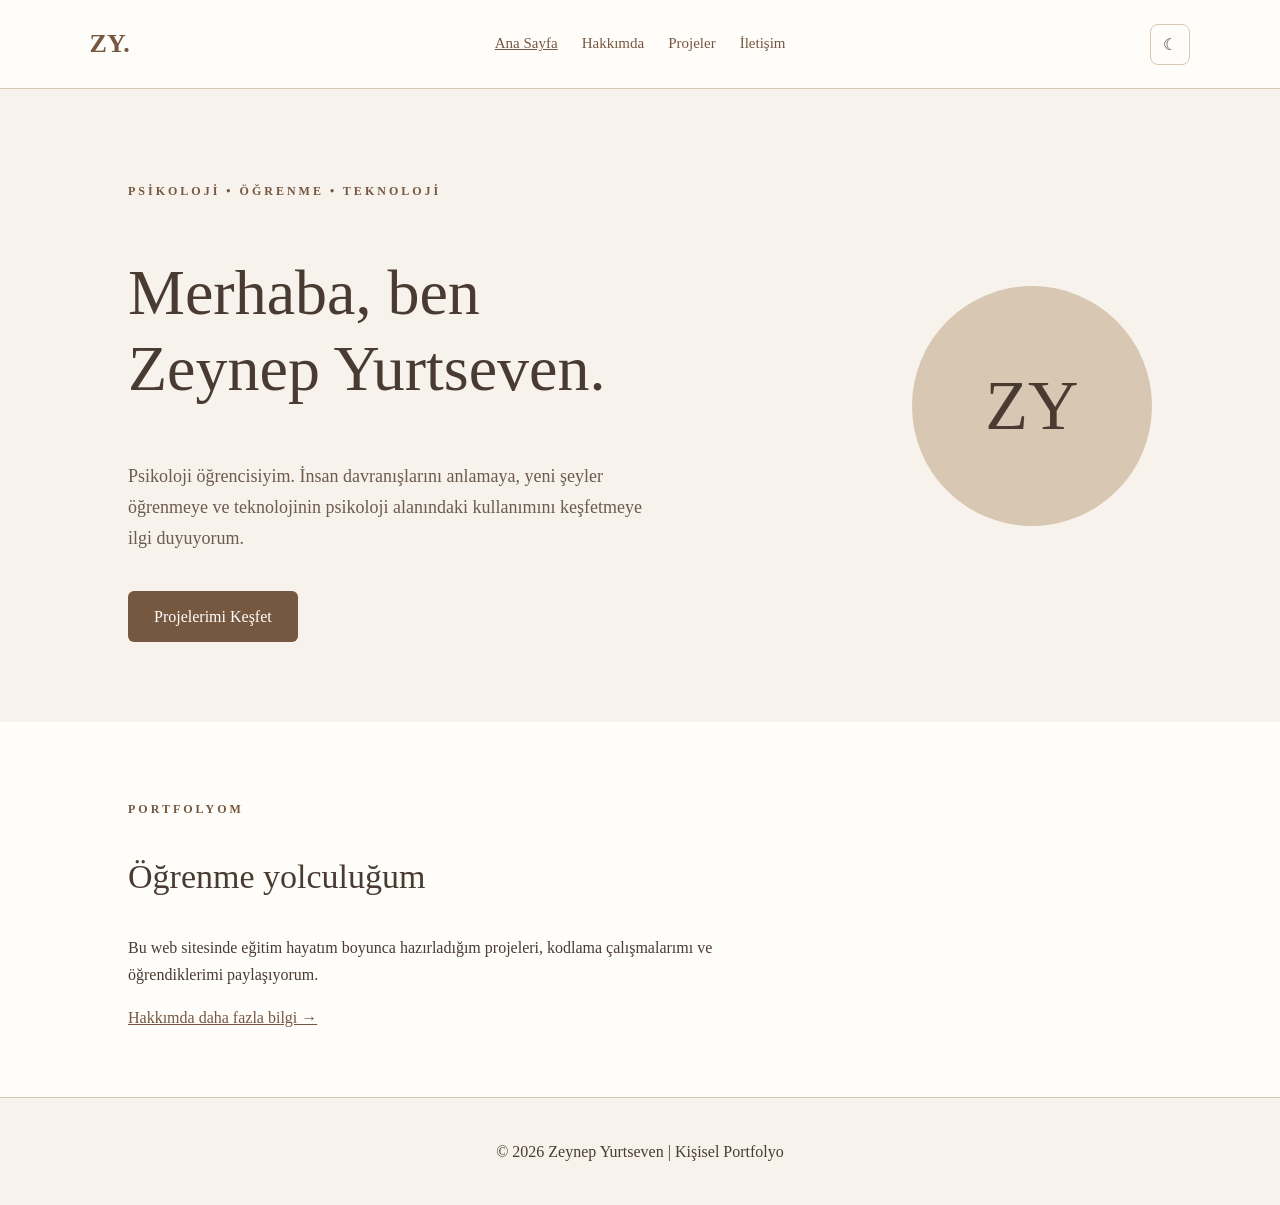
<file: index.html>
<!DOCTYPE html>

<html lang="tr">

<head>

  <meta charset="UTF-8">

  <meta name="viewport" content="width=device-width, initial-scale=1.0">

  <meta name="description" content="Zeynep Yurtseven'in psikoloji ve teknoloji alanındaki çalışmalarını tanıtan kişisel portfolyosu.">

  <title>Zeynep Yurtseven | Psikoloji Portfolyosu</title>

  <link rel="stylesheet" href="style.css">

  <script src="script.js" defer></script>

</head>

<body>

  <header class="site-header">

    <a class="logo" href="index.html">ZY.</a>

    <button class="menu-toggle" type="button" aria-label="Menüyü aç" aria-expanded="false" aria-controls="site-nav">☰</button>

    <nav id="site-nav" aria-label="Ana menü">

      <a href="index.html" aria-current="page">Ana Sayfa</a>

      <a href="hakkimda.html">Hakkımda</a>

      <a href="projeler.html">Projeler</a>

      <a href="iletisim.html">İletişim</a>

    </nav>

    <button id="theme-toggle" type="button" aria-label="Karanlık modu aç">☾</button>

  </header>

  <main>

    <section class="hero">

      <div class="hero-content">

        <p class="eyebrow">PSİKOLOJİ • ÖĞRENME • TEKNOLOJİ</p>

        <h1>Merhaba, ben<br>Zeynep Yurtseven.</h1>

        <p class="subtitle">Psikoloji öğrencisiyim. İnsan davranışlarını anlamaya, yeni şeyler öğrenmeye ve teknolojinin psikoloji alanındaki kullanımını keşfetmeye ilgi duyuyorum.</p>

        <a class="button" href="projeler.html">Projelerimi Keşfet</a>

      </div>

      <div class="avatar" role="img" aria-label="ZY harflerinden oluşan kişisel avatar">ZY</div>

    </section>

    <section class="intro">

      <p class="eyebrow">PORTFOLYOM</p>

      <h2>Öğrenme yolculuğum</h2>

      <p>Bu web sitesinde eğitim hayatım boyunca hazırladığım projeleri, kodlama çalışmalarımı ve öğrendiklerimi paylaşıyorum.</p>

      <a href="hakkimda.html">Hakkımda daha fazla bilgi →</a>

    </section>

  </main>

  <footer>

    <p>© 2026 Zeynep Yurtseven | Kişisel Portfolyo</p>

  </footer>

</body>

</html>
</file>
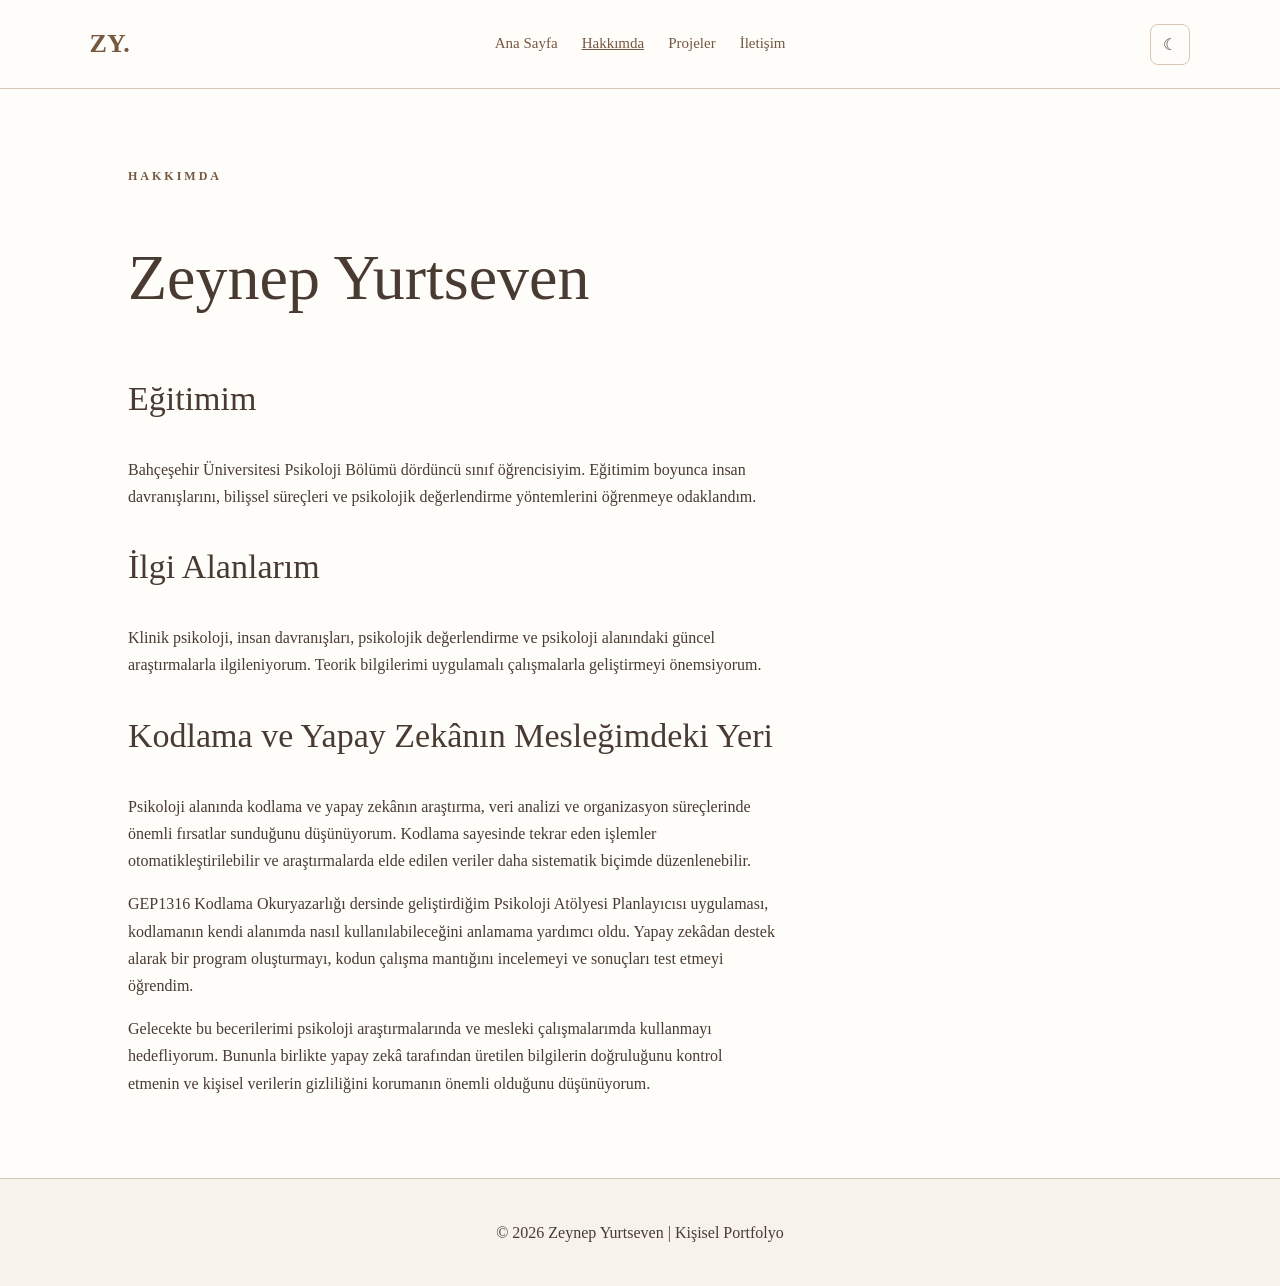
<file: hakkimda.html>
<!DOCTYPE html>

<html lang="tr">

<head>

  <meta charset="UTF-8">

  <meta name="viewport" content="width=device-width, initial-scale=1.0">

  <meta name="description" content="Zeynep Yurtseven'in eğitimi, ilgi alanları ve teknolojiyle ilgili düşünceleri.">

  <title>Hakkımda | Zeynep Yurtseven</title>

  <link rel="stylesheet" href="style.css">

  <script src="script.js" defer></script>

</head>

<body>

  <header class="site-header">

    <a class="logo" href="index.html">ZY.</a>

    <button class="menu-toggle" type="button"

      aria-label="Menüyü aç"

      aria-expanded="false"

      aria-controls="site-nav">☰</button>

    <nav id="site-nav" aria-label="Ana menü">

      <a href="index.html">Ana Sayfa</a>

      <a href="hakkimda.html" aria-current="page">Hakkımda</a>

      <a href="projeler.html">Projeler</a>

      <a href="iletisim.html">İletişim</a>

    </nav>

    <button id="theme-toggle" type="button"

      aria-label="Karanlık modu aç">☾</button>

  </header>

  <main>

    <section class="intro">

      <p class="eyebrow">HAKKIMDA</p>

      <h1>Zeynep Yurtseven</h1>

      <h2>Eğitimim</h2>

      <p>

        Bahçeşehir Üniversitesi Psikoloji Bölümü

        dördüncü sınıf öğrencisiyim.

        Eğitimim boyunca insan davranışlarını,

        bilişsel süreçleri ve psikolojik

        değerlendirme yöntemlerini öğrenmeye

        odaklandım.

      </p>

      <h2>İlgi Alanlarım</h2>

      <p>

        Klinik psikoloji, insan davranışları,

        psikolojik değerlendirme ve psikoloji

        alanındaki güncel araştırmalarla

        ilgileniyorum. Teorik bilgilerimi

        uygulamalı çalışmalarla geliştirmeyi

        önemsiyorum.

      </p>

      <h2>Kodlama ve Yapay Zekânın

      Mesleğimdeki Yeri</h2>

      <p>

        Psikoloji alanında kodlama ve yapay zekânın

        araştırma, veri analizi ve organizasyon

        süreçlerinde önemli fırsatlar sunduğunu

        düşünüyorum. Kodlama sayesinde tekrar eden

        işlemler otomatikleştirilebilir ve

        araştırmalarda elde edilen veriler daha

        sistematik biçimde düzenlenebilir.

      </p>

      <p>

        GEP1316 Kodlama Okuryazarlığı dersinde

        geliştirdiğim Psikoloji Atölyesi Planlayıcısı

        uygulaması, kodlamanın kendi alanımda

        nasıl kullanılabileceğini anlamama

        yardımcı oldu. Yapay zekâdan destek

        alarak bir program oluşturmayı,

        kodun çalışma mantığını incelemeyi

        ve sonuçları test etmeyi öğrendim.

      </p>

      <p>

        Gelecekte bu becerilerimi psikoloji

        araştırmalarında ve mesleki çalışmalarımda

        kullanmayı hedefliyorum. Bununla birlikte

        yapay zekâ tarafından üretilen bilgilerin

        doğruluğunu kontrol etmenin ve kişisel

        verilerin gizliliğini korumanın önemli

        olduğunu düşünüyorum.

      </p>

    </section>

  </main>

  <footer>

    <p>© 2026 Zeynep Yurtseven | Kişisel Portfolyo</p>

  </footer>

</body>

</html>
</file>
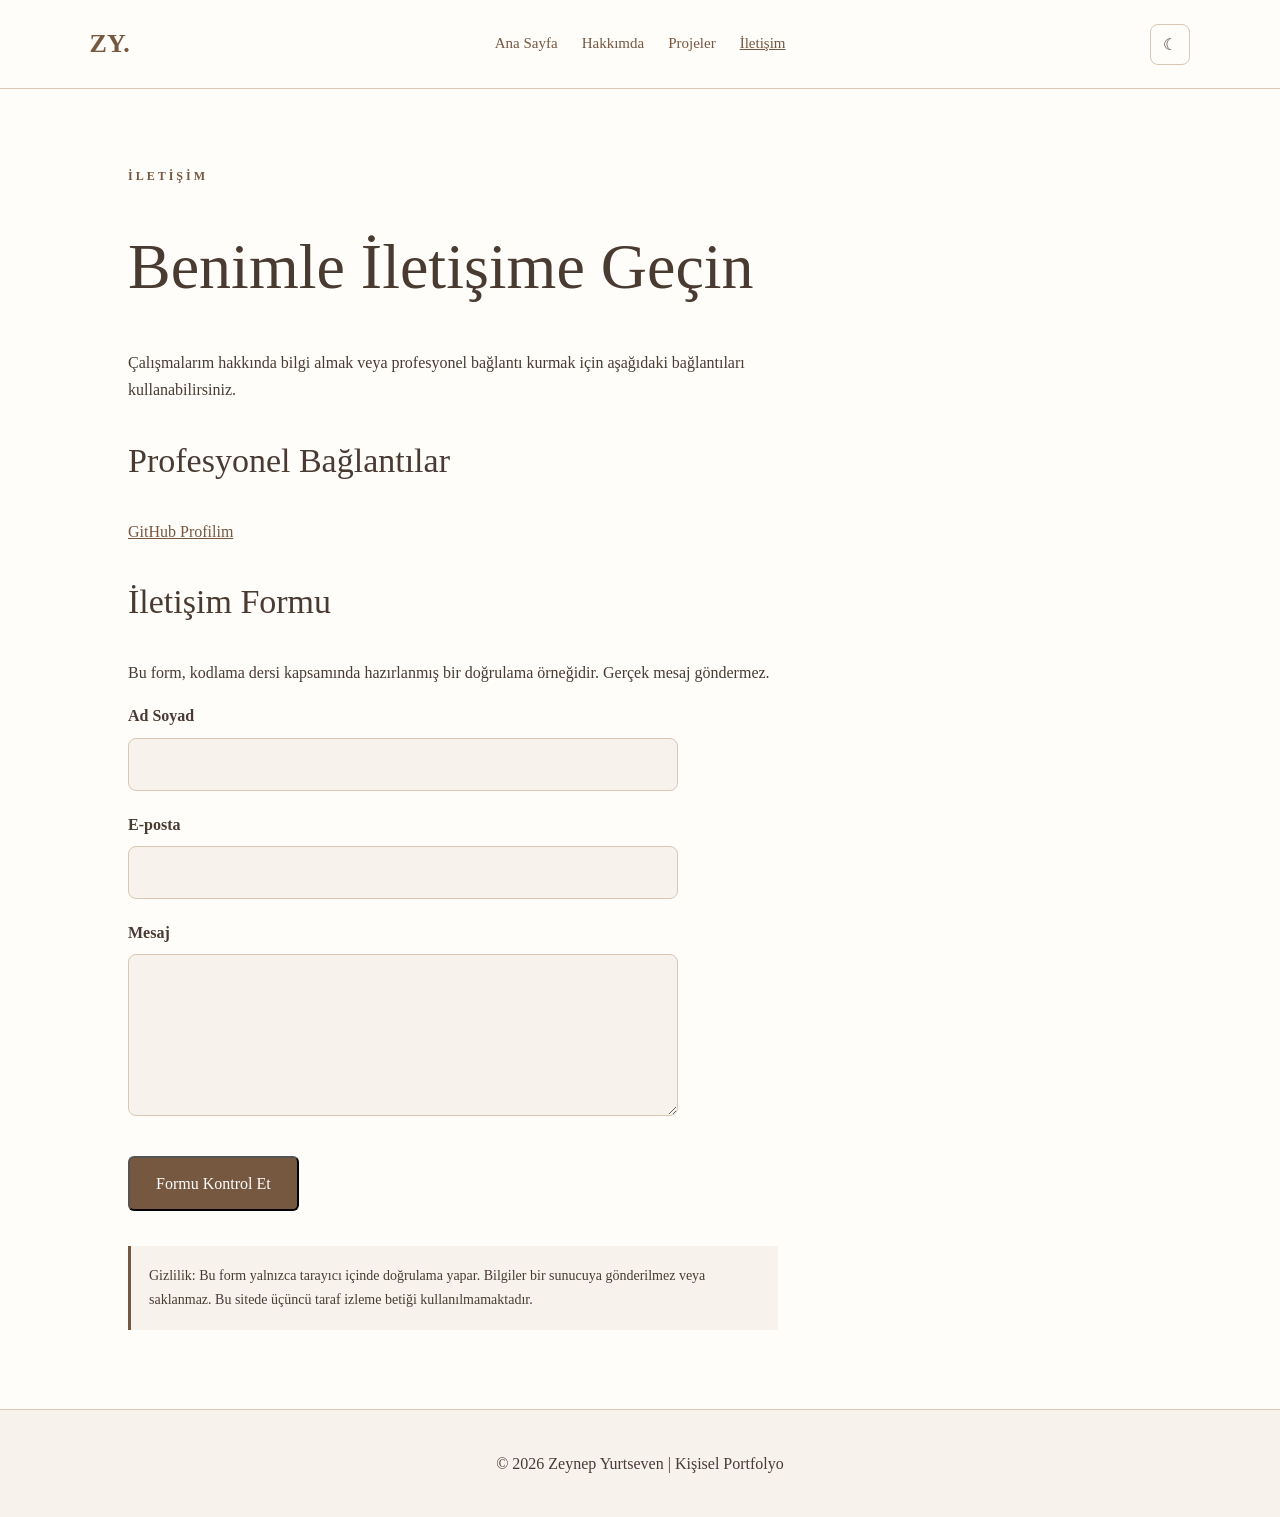
<file: iletisim.html>
<!DOCTYPE html>

<html lang="tr">

<head>

  <meta charset="UTF-8">

  <meta name="viewport" content="width=device-width, initial-scale=1.0">

  <meta name="description" content="Zeynep Yurtseven'in portfolyo iletişim sayfası.">

  <title>İletişim | Zeynep Yurtseven</title>

  <link rel="stylesheet" href="style.css">

  <script src="script.js" defer></script>

</head>

<body>

  <header class="site-header">

    <a class="logo" href="index.html">ZY.</a>

    <button class="menu-toggle" type="button"

      aria-label="Menüyü aç"

      aria-expanded="false"

      aria-controls="site-nav">☰</button>

    <nav id="site-nav" aria-label="Ana menü">

      <a href="index.html">Ana Sayfa</a>

      <a href="hakkimda.html">Hakkımda</a>

      <a href="projeler.html">Projeler</a>

      <a href="iletisim.html" aria-current="page">İletişim</a>

    </nav>

    <button id="theme-toggle" type="button"

      aria-label="Karanlık modu aç">☾</button>

  </header>

  <main class="intro">

    <p class="eyebrow">İLETİŞİM</p>

    <h1>Benimle İletişime Geçin</h1>

    <p>

      Çalışmalarım hakkında bilgi almak veya

      profesyonel bağlantı kurmak için

      aşağıdaki bağlantıları kullanabilirsiniz.

    </p>

    <h2>Profesyonel Bağlantılar</h2>

    <p>

      <a href="https://github.com/zyurtseven2003"

         target="_blank" rel="noopener noreferrer">

        GitHub Profilim

      </a>

    </p>

    <h2>İletişim Formu</h2>

    <p>

      Bu form, kodlama dersi kapsamında hazırlanmış

      bir doğrulama örneğidir.

      Gerçek mesaj göndermez.

    </p>

    <form id="contact-form">

      <div class="form-group">

        <label for="contact-name">Ad Soyad</label>

        <input id="contact-name" name="name"

          type="text" required maxlength="80"

          autocomplete="name">

      </div>

      <div class="form-group">

        <label for="contact-email">E-posta</label>

        <input id="contact-email" name="email"

          type="email" required maxlength="120"

          autocomplete="email">

      </div>

      <div class="form-group">

        <label for="contact-message">Mesaj</label>

        <textarea id="contact-message" name="message"

          rows="5" required maxlength="1000"></textarea>

      </div>

      <button class="button" type="submit">

        Formu Kontrol Et

      </button>

      <p id="form-feedback" role="status"

        aria-live="polite"></p>

    </form>

    <p class="privacy-note">

      Gizlilik: Bu form yalnızca tarayıcı içinde

      doğrulama yapar. Bilgiler bir sunucuya

      gönderilmez veya saklanmaz.

      Bu sitede üçüncü taraf izleme betiği

      kullanılmamaktadır.

    </p>

  </main>

  <footer>

    <p>© 2026 Zeynep Yurtseven | Kişisel Portfolyo</p>

  </footer>

</body>

</html>
</file>
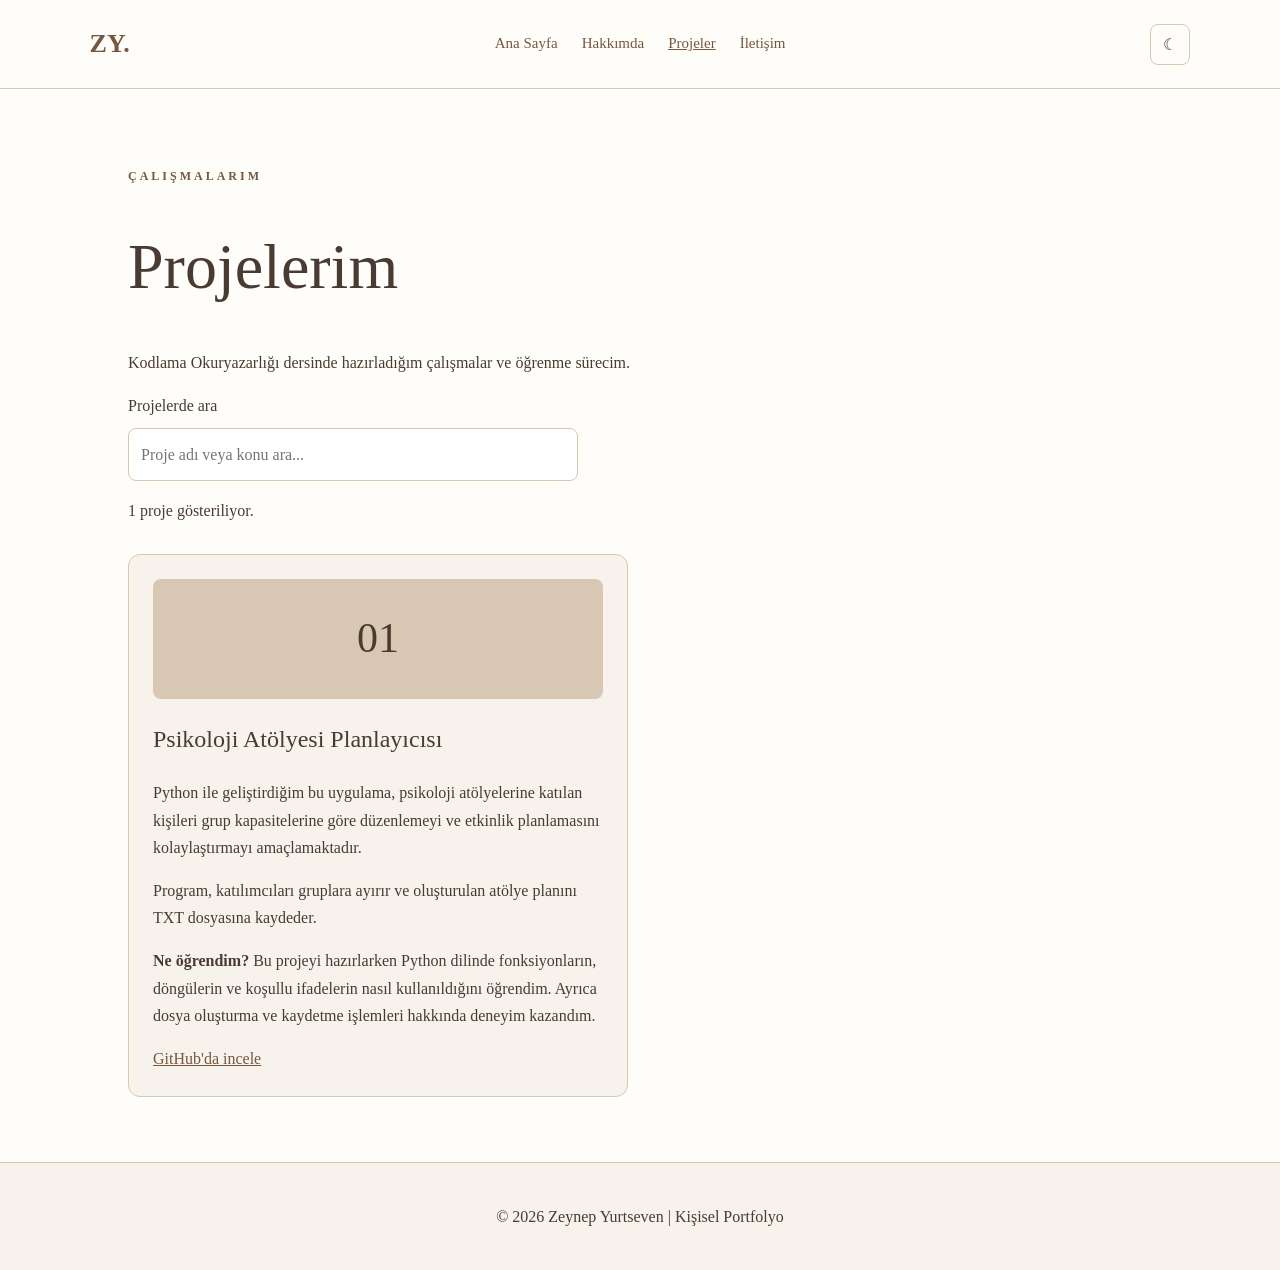
<file: projeler.html>
<!DOCTYPE html>

<html lang="tr">

<head>

  <meta charset="UTF-8">

  <meta name="viewport" content="width=device-width, initial-scale=1.0">

  <meta name="description" content="Zeynep Yurtseven'in kodlama ve psikoloji projeleri.">

  <title>Projeler | Zeynep Yurtseven</title>

  <link rel="stylesheet" href="style.css">

  <script src="script.js" defer></script>

</head>

<body>

  <header class="site-header">

    <a class="logo" href="index.html">ZY.</a>

    <button

      class="menu-toggle"

      type="button"

      aria-label="Menüyü aç"

      aria-expanded="false"

      aria-controls="site-nav">

      ☰

    </button>

    <nav id="site-nav" aria-label="Ana menü">

      <a href="index.html">Ana Sayfa</a>

      <a href="hakkimda.html">Hakkımda</a>

      <a href="projeler.html" aria-current="page">Projeler</a>

      <a href="iletisim.html">İletişim</a>

    </nav>

    <button

      id="theme-toggle"

      type="button"

      aria-label="Karanlık modu aç">

      ☾

    </button>

  </header>

  <main class="intro">

    <p class="eyebrow">ÇALIŞMALARIM</p>

    <h1>Projelerim</h1>

    <p>

      Kodlama Okuryazarlığı dersinde hazırladığım

      çalışmalar ve öğrenme sürecim.

    </p>

    <label for="project-search">

      Projelerde ara

    </label>

    <input

      type="search"

      id="project-search"

      placeholder="Proje adı veya konu ara...">

    <p

      id="search-feedback"

      role="status"

      aria-live="polite">

      1 proje gösteriliyor.

    </p>

    <div class="project-grid">

      <article class="project-card">

        <div

          class="project-image"

          role="img"

          aria-label="Psikoloji atölyesi planlama projesini temsil eden görsel">

          01

        </div>

        <h2>Psikoloji Atölyesi Planlayıcısı</h2>

        <p>

          Python ile geliştirdiğim bu uygulama,

          psikoloji atölyelerine katılan kişileri

          grup kapasitelerine göre düzenlemeyi

          ve etkinlik planlamasını kolaylaştırmayı

          amaçlamaktadır.

        </p>

        <p>

          Program, katılımcıları gruplara ayırır

          ve oluşturulan atölye planını

          TXT dosyasına kaydeder.

        </p>

        <p>

          <strong>Ne öğrendim?</strong>

          Bu projeyi hazırlarken Python dilinde

          fonksiyonların, döngülerin ve koşullu

          ifadelerin nasıl kullanıldığını öğrendim.

          Ayrıca dosya oluşturma ve kaydetme

          işlemleri hakkında deneyim kazandım.

        </p>

        <a

          href="https://github.com/zyurtseven2003/psikoloji-atolye-planlayici"

          target="_blank"

          rel="noopener noreferrer">

          GitHub'da incele

        </a>

      </article>

    </div>

  </main>

  <footer>

    <p>

      © 2026 Zeynep Yurtseven | Kişisel Portfolyo

    </p>

  </footer>

</body>

</html>
</file>
<file: style.css>
:root {

  --bg: #f7f3ec;

  --surface: #fffdf9;

  --text: #493b32;

  --muted: #6d5b4e;

  --accent: #765740;

  --border: #d8c7b2;

}

* {

  box-sizing: border-box;

}

body {

  margin: 0;

  background: var(--bg);

  color: var(--text);

  font-family: Georgia, "Times New Roman", serif;

  line-height: 1.7;

}

a {

  color: var(--accent);

}

a:focus-visible,

button:focus-visible,

input:focus-visible,

textarea:focus-visible {

  outline: 3px solid #9b6841;

  outline-offset: 3px;

}

.site-header {

  display: flex;

  justify-content: space-between;

  align-items: center;

  gap: 20px;

  padding: 22px 7%;

  background: var(--surface);

  border-bottom: 1px solid var(--border);

}

.logo {

  font-size: 26px;

  font-weight: bold;

  text-decoration: none;

}

nav {

  display: flex;

  gap: 24px;

}

nav a {

  text-decoration: none;

  font-size: 15px;

}

nav a:hover,

nav a[aria-current="page"] {

  text-decoration: underline;

}

button,

.button {

  cursor: pointer;

  font: inherit;

}

#theme-toggle,

.menu-toggle {

  background: transparent;

  border: 1px solid var(--border);

  border-radius: 8px;

  padding: 6px 12px;

  color: var(--text);

}

.menu-toggle {

  display: none;

}

.hero {

  min-height: 65vh;

  display: flex;

  align-items: center;

  justify-content: space-between;

  gap: 50px;

  padding: 80px 10%;

}

.hero-content {

  max-width: 650px;

}

.eyebrow {

  font-size: 12px;

  letter-spacing: 3px;

  font-weight: bold;

  color: var(--accent);

}

h1 {

  font-size: clamp(36px, 5vw, 66px);

  line-height: 1.2;

  font-weight: normal;

}

h2 {

  font-size: 34px;

  font-weight: normal;

}

.subtitle {

  max-width: 540px;

  color: var(--muted);

  font-size: 18px;

}

.button {

  display: inline-block;

  margin-top: 20px;

  padding: 12px 26px;

  background: var(--accent);

  color: white;

  text-decoration: none;

  border-radius: 6px;

}

.avatar {

  width: 240px;

  height: 240px;

  flex-shrink: 0;

  border-radius: 50%;

  background: #d8c7b2;

  display: flex;

  align-items: center;

  justify-content: center;

  font-size: 70px;

  color: #493b32;

}

.intro {

  padding: 65px 10%;

  background: var(--surface);

}

.intro p {

  max-width: 650px;

}

footer {

  padding: 24px;

  text-align: center;

  border-top: 1px solid var(--border);

}

body.dark-mode {

  --bg: #28221e;

  --surface: #352c26;

  --text: #f5e9db;

  --muted: #e1cbb6;

  --accent: #f0c9a3;

  --border: #675548;

}

body.dark-mode .button {

  background: #b78a65;

  color: #201a16;

}

@media (max-width: 900px) {

  .hero {

    padding: 60px 7%;

    gap: 30px;

  }

  .avatar {

    width: 170px;

    height: 170px;

    font-size: 50px;

  }

}

@media (max-width: 600px) {

  .site-header {

    flex-wrap: wrap;

    padding: 18px 5%;

  }

  .menu-toggle {

    display: block;

  }

  nav {

    display: none;

    width: 100%;

    flex-direction: column;

    gap: 12px;

  }

  nav.open {

    display: flex;

  }

  .hero {

    flex-direction: column-reverse;

    text-align: center;

    padding: 45px 6%;

  }

  .hero-content {

    width: 100%;

  }

  .avatar {

    width: 150px;

    height: 150px;

    font-size: 44px;

  }

  h1 {

    font-size: 36px;

  }

  .intro {

    padding: 45px 6%;

  }

}



.project-grid {

  display: grid;

  grid-template-columns: repeat(2, minmax(0, 1fr));

  gap: 24px;

  margin-top: 30px;

}

.project-card {

  background: var(--bg);

  border: 1px solid var(--border);

  border-radius: 12px;

  padding: 24px;

}

.project-card h2 {

  font-size: 24px;

}

.project-image {

  background: #d8c7b2;

  color: #493b32;

  height: 120px;

  border-radius: 8px;

  display: flex;

  align-items: center;

  justify-content: center;

  font-size: 42px;

}

.project-card[hidden] {

  display: none;

}

#project-search {

  display: block;

  width: 100%;

  max-width: 450px;

  margin-top: 8px;

  padding: 12px;

  border: 1px solid var(--border);

  border-radius: 8px;

  font: inherit;

}

@media (max-width: 600px) {

  .project-grid {

    grid-template-columns: 1fr;

  }

}  


 .form-group {

  display: flex;

  flex-direction: column;

  gap: 8px;

  margin-bottom: 20px;

  max-width: 550px;

}

.form-group input,

.form-group textarea {

  padding: 12px;

  border: 1px solid var(--border);

  border-radius: 8px;

  background: var(--bg);

  color: var(--text);

  font: inherit;

}

.form-group label {

  font-weight: bold;

}

.privacy-note {

  margin-top: 35px;

  padding: 18px;

  border-left: 3px solid var(--accent);

  background: var(--bg);

  font-size: 14px;

}

#form-feedback {

  font-weight: bold;

}
</file>
